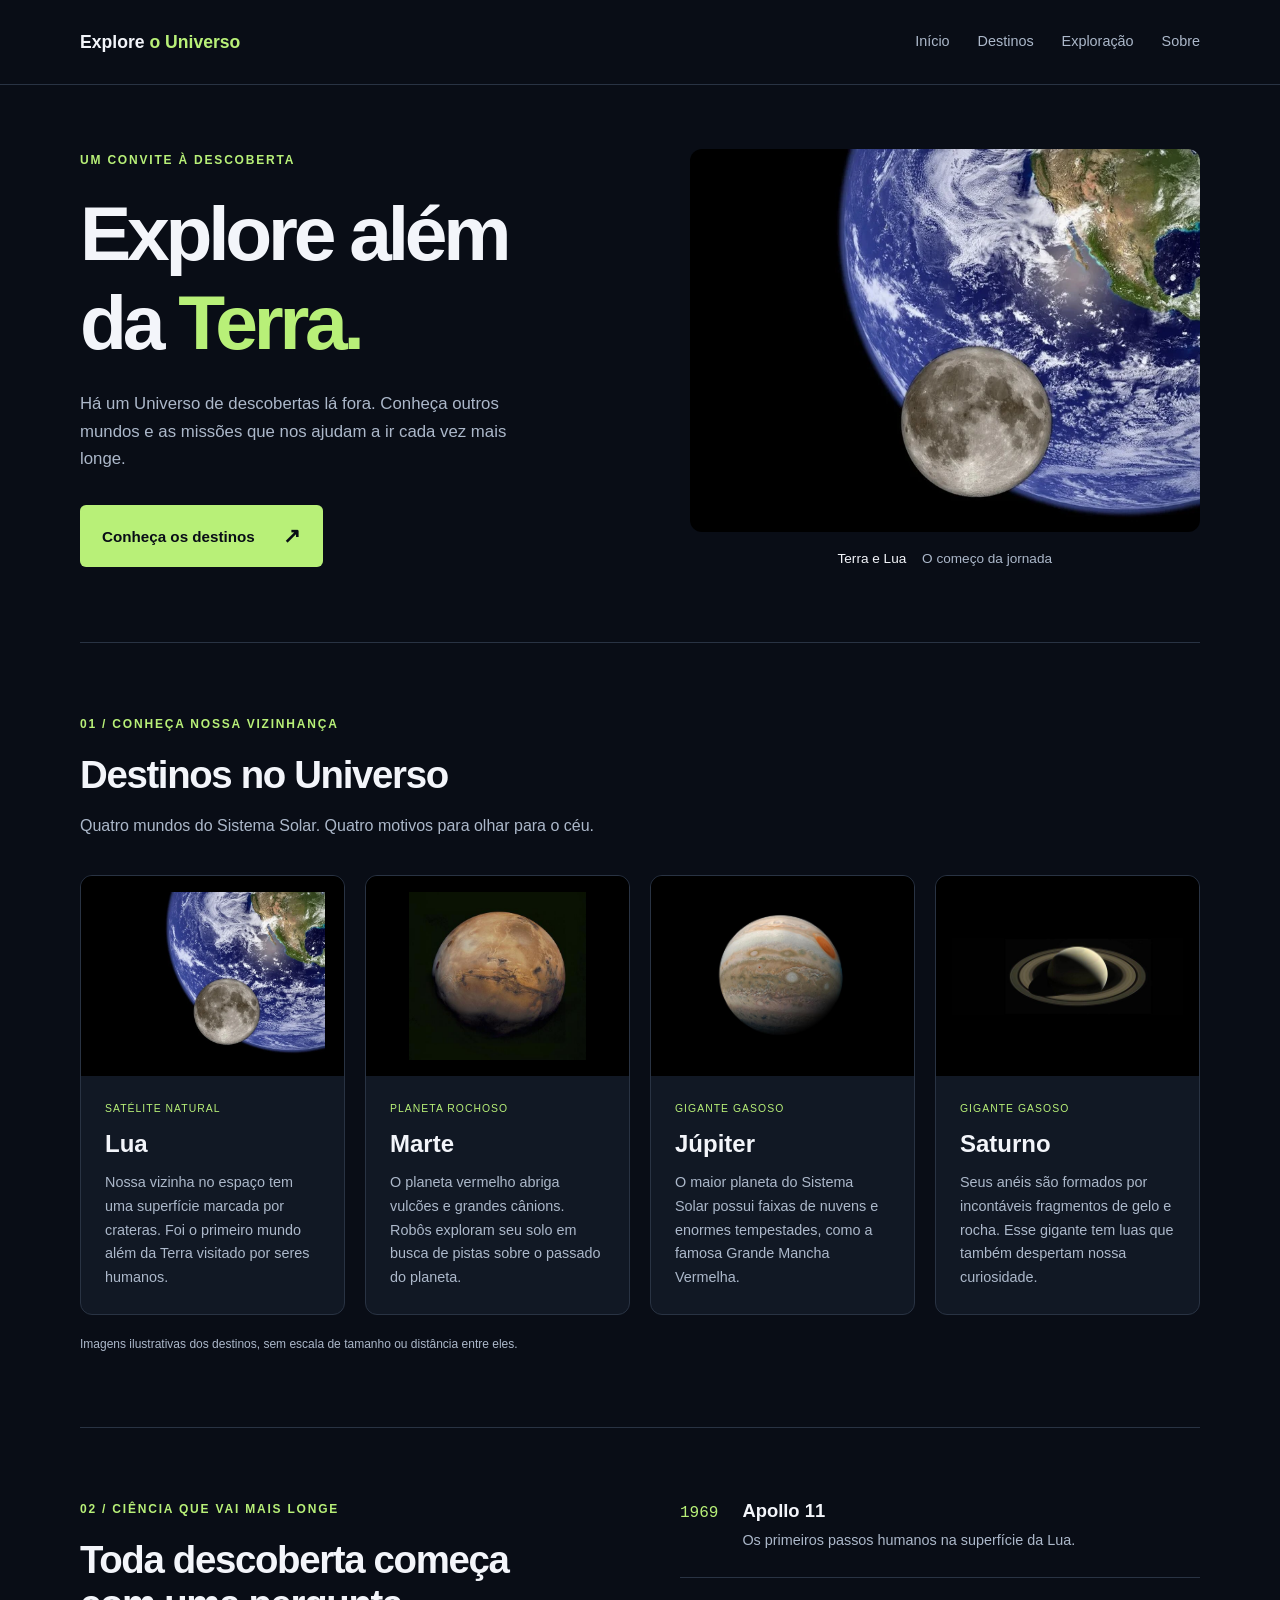
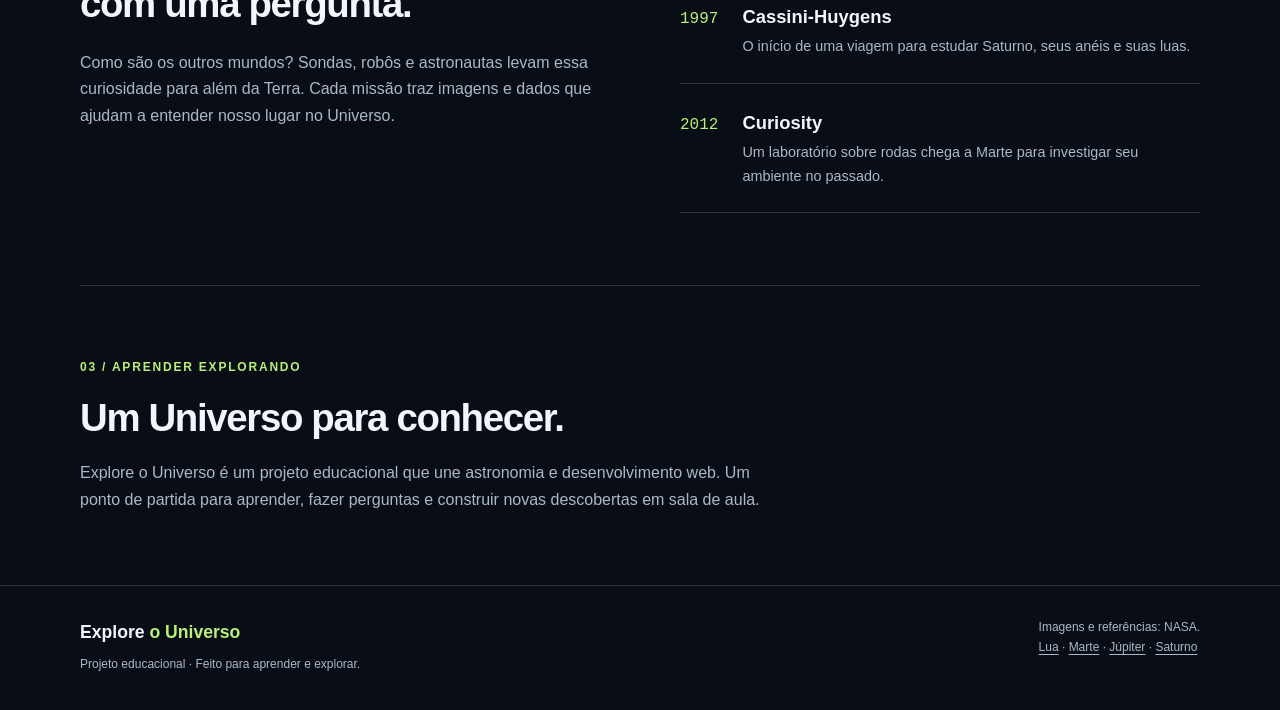
<file: index.html>
<!DOCTYPE html>
<html lang="pt-BR">
<head>
  <meta charset="UTF-8">
  <meta name="viewport" content="width=device-width, initial-scale=1.0">
  <meta name="description" content="Conheça a Lua, Marte, Júpiter e Saturno e descubra um pouco da história da exploração espacial.">
  <title>Explore o Universo</title>
  <link rel="stylesheet" href="css/estilos.css">
</head>
<body>
  <header class="cabecalho">
    <div class="container cabecalho-conteudo">
      <h1 class="marca"><a href="#inicio">Explore <span>o Universo</span></a></h1>
      <nav aria-label="Navegação principal">
        <ul class="menu">
          <li><a href="#inicio">Início</a></li>
          <li><a href="#destinos">Destinos</a></li>
          <li><a href="#exploracao">Exploração</a></li>
          <li><a href="#sobre">Sobre</a></li>
        </ul>
      </nav>
    </div>
  </header>

  <main>
    <section class="destaque container" id="inicio" aria-labelledby="titulo-destaque">
      <div class="destaque-texto">
        <p class="etiqueta">Um convite à descoberta</p>
        <h2 id="titulo-destaque">Explore além<br>da <span>Terra.</span></h2>
        <p class="introducao">Há um Universo de descobertas lá fora. Conheça outros mundos e as missões que nos ajudam a ir cada vez mais longe.</p>
        <a class="botao" href="#destinos">Conheça os destinos <span aria-hidden="true">↗</span></a>
      </div>
      <figure class="destaque-imagem">
        <img src="img/lua.webp" alt="Composição mostrando a Lua em primeiro plano e a Terra ao fundo." width="1000" height="750">
        <figcaption>Terra e Lua <span>O começo da jornada</span></figcaption>
      </figure>
    </section>

    <section class="destinos secao container" id="destinos" aria-labelledby="titulo-destinos">
      <p class="etiqueta">01 / Conheça nossa vizinhança</p>
      <h2 id="titulo-destinos">Destinos no Universo</h2>
      <p class="descricao-secao">Quatro mundos do Sistema Solar. Quatro motivos para olhar para o céu.</p>

      <div class="grade-destinos">
        <article class="card-destino">
          <img src="img/lua.webp" alt="Lua com áreas claras e escuras, em uma composição com a Terra ao fundo." width="760" height="570">
          <div class="card-conteudo">
            <p class="categoria">Satélite natural</p>
            <h3>Lua</h3>
            <p class="descricao-card">Nossa vizinha no espaço tem uma superfície marcada por crateras. Foi o primeiro mundo além da Terra visitado por seres humanos.</p>
          </div>
        </article>

        <article class="card-destino">
          <img src="img/marte.jpg" alt="Marte visto do espaço, com superfície em tons avermelhados." width="506" height="480">
          <div class="card-conteudo">
            <p class="categoria">Planeta rochoso</p>
            <h3>Marte</h3>
            <p class="descricao-card">O planeta vermelho abriga vulcões e grandes cânions. Robôs exploram seu solo em busca de pistas sobre o passado do planeta.</p>
          </div>
        </article>

        <article class="card-destino">
          <img src="img/jupiter.jpg" alt="Júpiter com faixas de nuvens e uma grande tempestade oval." width="750" height="750">
          <div class="card-conteudo">
            <p class="categoria">Gigante gasoso</p>
            <h3>Júpiter</h3>
            <p class="descricao-card">O maior planeta do Sistema Solar possui faixas de nuvens e enormes tempestades, como a famosa Grande Mancha Vermelha.</p>
          </div>
        </article>

        <article class="card-destino">
          <img src="img/saturno.jpg" alt="Saturno envolvido por seus amplos anéis, contra o fundo escuro do espaço." width="960" height="320">
          <div class="card-conteudo">
            <p class="categoria">Gigante gasoso</p>
            <h3>Saturno</h3>
            <p class="descricao-card">Seus anéis são formados por incontáveis fragmentos de gelo e rocha. Esse gigante tem luas que também despertam nossa curiosidade.</p>
          </div>
        </article>
      </div>
      <p class="nota">Imagens ilustrativas dos destinos, sem escala de tamanho ou distância entre eles.</p>
    </section>

    <section class="exploracao secao container" id="exploracao" aria-labelledby="titulo-exploracao">
      <div>
        <p class="etiqueta">02 / Ciência que vai mais longe</p>
        <h2 id="titulo-exploracao">Toda descoberta começa com uma pergunta.</h2>
        <p>Como são os outros mundos? Sondas, robôs e astronautas levam essa curiosidade para além da Terra. Cada missão traz imagens e dados que ajudam a entender nosso lugar no Universo.</p>
      </div>
      <ol class="missoes" aria-label="Marcos da exploração espacial">
        <li><span class="ano">1969</span><div><h3>Apollo 11</h3><p>Os primeiros passos humanos na superfície da Lua.</p></div></li>
        <li><span class="ano">1997</span><div><h3>Cassini-Huygens</h3><p>O início de uma viagem para estudar Saturno, seus anéis e suas luas.</p></div></li>
        <li><span class="ano">2012</span><div><h3>Curiosity</h3><p>Um laboratório sobre rodas chega a Marte para investigar seu ambiente no passado.</p></div></li>
      </ol>
    </section>

    <section class="sobre secao container" id="sobre" aria-labelledby="titulo-sobre">
      <p class="etiqueta">03 / Aprender explorando</p>
      <h2 id="titulo-sobre">Um Universo para conhecer.</h2>
      <p>Explore o Universo é um projeto educacional que une astronomia e desenvolvimento web. Um ponto de partida para aprender, fazer perguntas e construir novas descobertas em sala de aula.</p>
    </section>
  </main>

  <footer class="rodape">
    <div class="container rodape-conteudo">
      <div><p class="marca">Explore <span>o Universo</span></p><p class="texto-rodape">Projeto educacional · Feito para aprender e explorar.</p></div>
      <p class="creditos">Imagens e referências: NASA.<br>
        <a href="https://science.nasa.gov/moon/">Lua</a> ·
        <a href="https://science.nasa.gov/mars/">Marte</a> ·
        <a href="https://science.nasa.gov/jupiter/">Júpiter</a> ·
        <a href="https://science.nasa.gov/saturn/">Saturno</a>
      </p>
    </div>
  </footer>
</body>
</html>
</file>
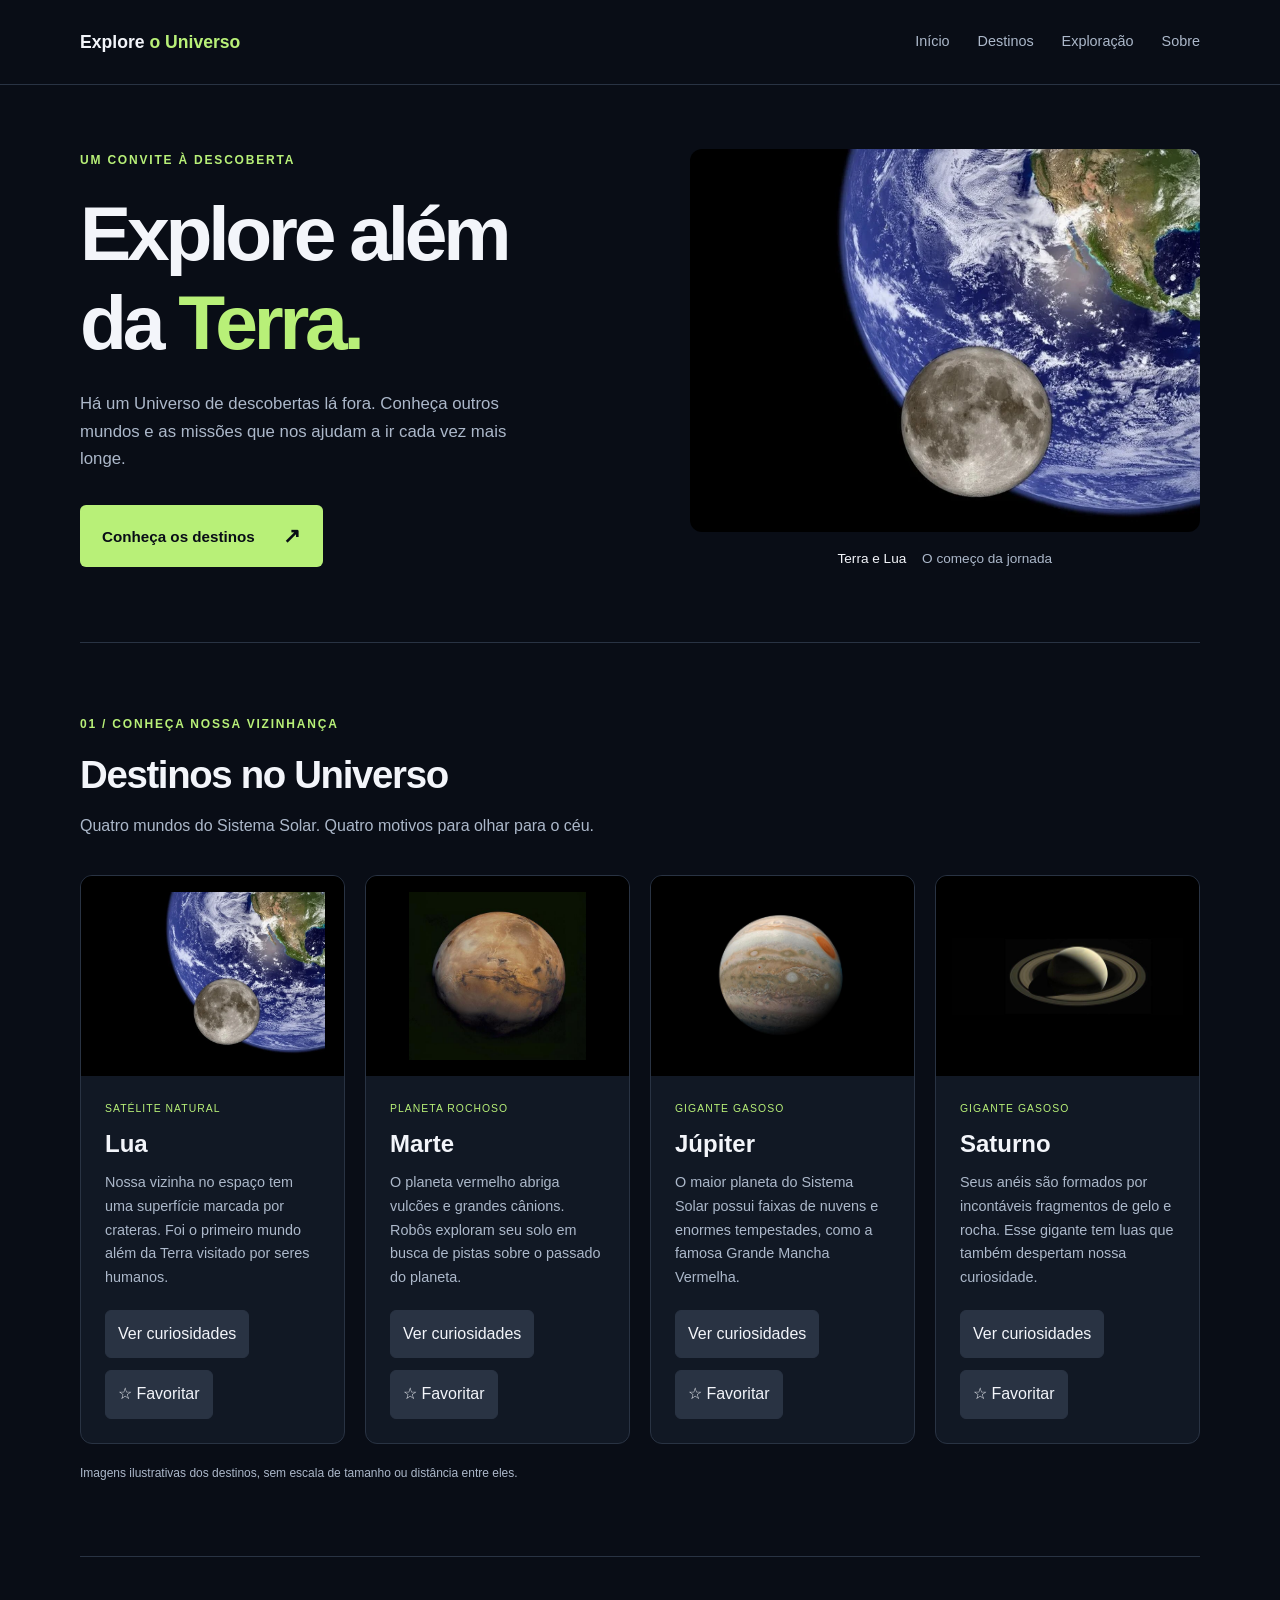
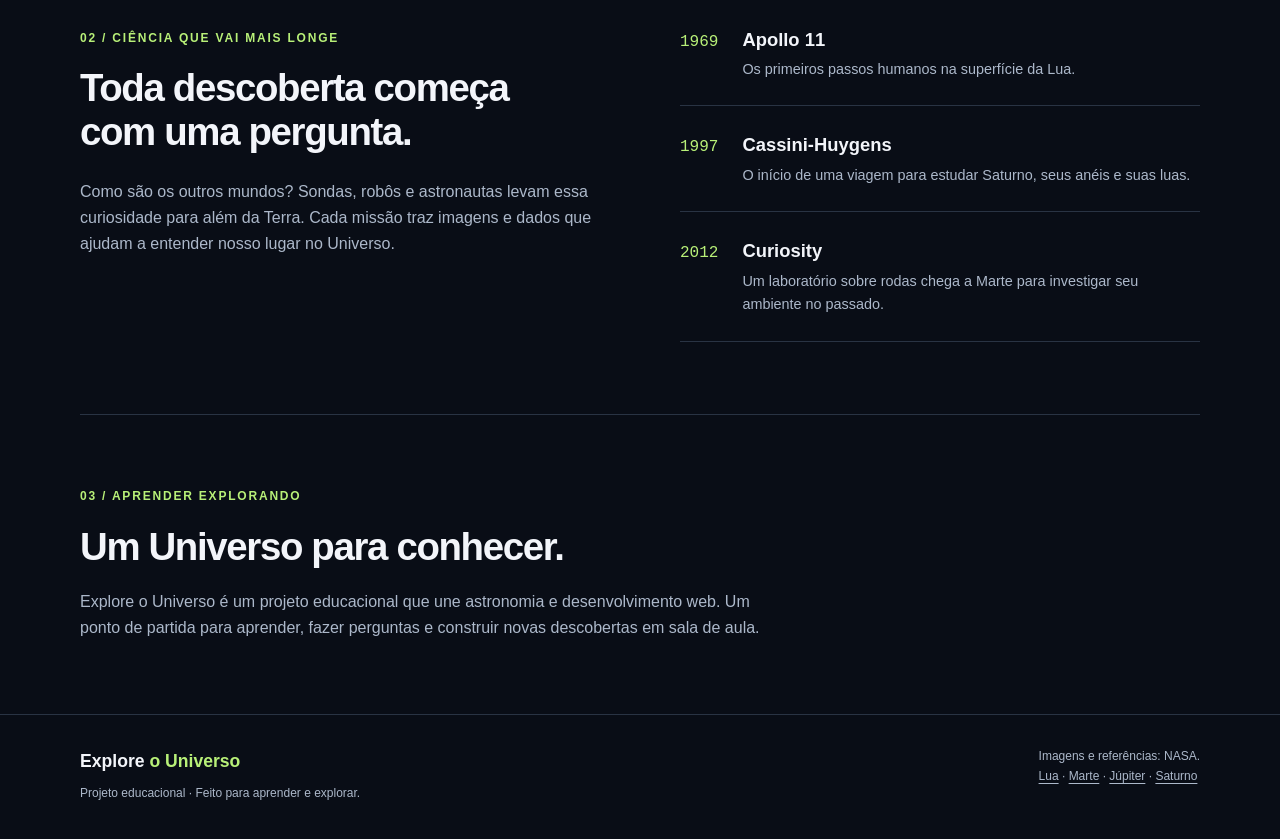
<file: versao1/index.html>
<!DOCTYPE html>
<html lang="pt-BR">

<head>
  <meta charset="UTF-8">
  <meta name="viewport" content="width=device-width, initial-scale=1.0">
  <meta name="description"
    content="Conheça a Lua, Marte, Júpiter e Saturno e descubra um pouco da história da exploração espacial.">
  <title>Explore o Universo</title>
  <link rel="stylesheet" href="css/estilos.css">
</head>

<body>
  <header class="cabecalho">
    <div class="container cabecalho-conteudo">
      <h1 class="marca"><a href="#inicio">Explore <span>o Universo</span></a></h1>
      <nav aria-label="Navegação principal">
        <ul class="menu">
          <li><a href="#inicio">Início</a></li>
          <li><a href="#destinos">Destinos</a></li>
          <li><a href="#exploracao">Exploração</a></li>
          <li><a href="#sobre">Sobre</a></li>
        </ul>
      </nav>
    </div>
  </header>

  <main>
    <section class="destaque container" id="inicio" aria-labelledby="titulo-destaque">
      <div class="destaque-texto">
        <p class="etiqueta">Um convite à descoberta</p>
        <h2 id="titulo-destaque">Explore além<br>da <span>Terra.</span></h2>
        <p class="introducao">Há um Universo de descobertas lá fora. Conheça outros mundos e as missões que nos ajudam a
          ir cada vez mais longe.</p>
        <a class="botao" href="#destinos">Conheça os destinos <span aria-hidden="true">↗</span></a>
      </div>
      <figure class="destaque-imagem">
        <img src="img/lua.webp" alt="Composição mostrando a Lua em primeiro plano e a Terra ao fundo." width="1000"
          height="750">
        <figcaption>Terra e Lua <span>O começo da jornada</span></figcaption>
      </figure>
    </section>

    <section class="destinos secao container" id="destinos" aria-labelledby="titulo-destinos">
      <p class="etiqueta">01 / Conheça nossa vizinhança</p>
      <h2 id="titulo-destinos">Destinos no Universo</h2>
      <p class="descricao-secao">Quatro mundos do Sistema Solar. Quatro motivos para olhar para o céu.</p>

      <div class="grade-destinos">
        <article class="card-destino">
          <img src="img/lua.webp" alt="Lua com áreas claras e escuras, em uma composição com a Terra ao fundo."
            width="760" height="570">
          <div class="card-conteudo">
            <p class="categoria">Satélite natural</p>
            <h3>Lua</h3>
            <p class="descricao-card">Nossa vizinha no espaço tem uma superfície marcada por crateras. Foi o primeiro
              mundo além da Terra visitado por seres humanos.</p>
            <!--Atributos aria-*
          Recursos importantes para sinalizar/avisar ferramentas/tecnologias de acessibilidade sobre diferentes estados dos elementos da página -->
            <div class="acoes-card">
              <button type="button" class="botao-curiosidade" aria-expanded="false" aria-controls="curiosidade-lua">
                Ver curiosidades
              </button>
              <button type="button" class="botao-favorito" aria-pressed="false">
                ☆ Favoritar
              </button>
            </div>

            <p class="curiosidade" id="curiosidade-lua" hidden>A Lua leva aproximadamente 27 dias para dar uma volta ao redor
              da Terra.</p>

          </div>
        </article>

        <article class="card-destino">
          <img src="img/marte.jpg" alt="Marte visto do espaço, com superfície em tons avermelhados." width="506"
            height="480">
          <div class="card-conteudo">
            <p class="categoria">Planeta rochoso</p>
            <h3>Marte</h3>
            <p class="descricao-card">O planeta vermelho abriga vulcões e grandes cânions. Robôs exploram seu solo em
              busca de pistas sobre o passado do planeta.</p>
            <div class="acoes-card">
              <button type="button" class="botao-curiosidade" aria-expanded="false" aria-controls="curiosidade-marte">
                Ver curiosidades
              </button>
              <button type="button" class="botao-favorito" aria-pressed="false">
                ☆ Favoritar
              </button>
            </div>

            <p class="curiosidade" id="curiosidade-marte" hidden>Um dia em Marte dura cerca de 24 horas e 40 minutos.
            </p>

          </div>
        </article>

        <article class="card-destino">
          <img src="img/jupiter.jpg" alt="Júpiter com faixas de nuvens e uma grande tempestade oval." width="750"
            height="750">
          <div class="card-conteudo">
            <p class="categoria">Gigante gasoso</p>
            <h3>Júpiter</h3>
            <p class="descricao-card">O maior planeta do Sistema Solar possui faixas de nuvens e enormes tempestades,
              como a famosa Grande Mancha Vermelha.</p>
            <div class="acoes-card">
              <button type="button" class="botao-curiosidade" aria-expanded="false" aria-controls="curiosidade-jupiter">
                Ver curiosidades
              </button>
              <button type="button" class="botao-favorito" aria-pressed="false">
                ☆ Favoritar
              </button>
            </div>

            <p class="curiosidade" id="curiosidade-jupiter" hidden>Júpiter leva cerca de 12 anos terrestres para completar uma
              volta ao redor do Sol.</p>

          </div>
        </article>

        <article class="card-destino">
          <img src="img/saturno.jpg" alt="Saturno envolvido por seus amplos anéis, contra o fundo escuro do espaço."
            width="960" height="320">
          <div class="card-conteudo">
            <p class="categoria">Gigante gasoso</p>
            <h3>Saturno</h3>
            <p class="descricao-card">Seus anéis são formados por incontáveis fragmentos de gelo e rocha. Esse gigante
              tem luas que também despertam nossa curiosidade.</p>
            <div class="acoes-card">
              <button type="button" class="botao-curiosidade" aria-expanded="false" aria-controls="curiosidade-saturno">
                Ver curiosidades
              </button>
              <button type="button" class="botao-favorito" aria-pressed="false">
                ☆ Favoritar
              </button>
            </div>

            <p class="curiosidade" id="curiosedade-saturno" hidden>Saturno leva aproximadamente 29 anos terrestres para
              completar uma volta ao redor do Sol.</p>

          </div>
        </article>
      </div>
      <p class="nota">Imagens ilustrativas dos destinos, sem escala de tamanho ou distância entre eles.</p>
    </section>

    <section class="exploracao secao container" id="exploracao" aria-labelledby="titulo-exploracao">
      <div>
        <p class="etiqueta">02 / Ciência que vai mais longe</p>
        <h2 id="titulo-exploracao">Toda descoberta começa com uma pergunta.</h2>
        <p>Como são os outros mundos? Sondas, robôs e astronautas levam essa curiosidade para além da Terra. Cada missão
          traz imagens e dados que ajudam a entender nosso lugar no Universo.</p>
      </div>
      <ol class="missoes" aria-label="Marcos da exploração espacial">
        <li><span class="ano">1969</span>
          <div>
            <h3>Apollo 11</h3>
            <p>Os primeiros passos humanos na superfície da Lua.</p>
          </div>
        </li>
        <li><span class="ano">1997</span>
          <div>
            <h3>Cassini-Huygens</h3>
            <p>O início de uma viagem para estudar Saturno, seus anéis e suas luas.</p>
          </div>
        </li>
        <li><span class="ano">2012</span>
          <div>
            <h3>Curiosity</h3>
            <p>Um laboratório sobre rodas chega a Marte para investigar seu ambiente no passado.</p>
          </div>
        </li>
      </ol>
    </section>

    <section class="sobre secao container" id="sobre" aria-labelledby="titulo-sobre">
      <p class="etiqueta">03 / Aprender explorando</p>
      <h2 id="titulo-sobre">Um Universo para conhecer.</h2>
      <p>Explore o Universo é um projeto educacional que une astronomia e desenvolvimento web. Um ponto de partida para
        aprender, fazer perguntas e construir novas descobertas em sala de aula.</p>
    </section>
  </main>

  <footer class="rodape">
    <div class="container rodape-conteudo">
      <div>
        <p class="marca">Explore <span>o Universo</span></p>
        <p class="texto-rodape">Projeto educacional · Feito para aprender e explorar.</p>
      </div>
      <p class="creditos">Imagens e referências: NASA.<br>
        <a href="https://science.nasa.gov/moon/">Lua</a> ·
        <a href="https://science.nasa.gov/mars/">Marte</a> ·
        <a href="https://science.nasa.gov/jupiter/">Júpiter</a> ·
        <a href="https://science.nasa.gov/saturn/">Saturno</a>
      </p>
    </div>
  </footer>

  <script src="js/script.js"></script>

</body>

</html>
</file>
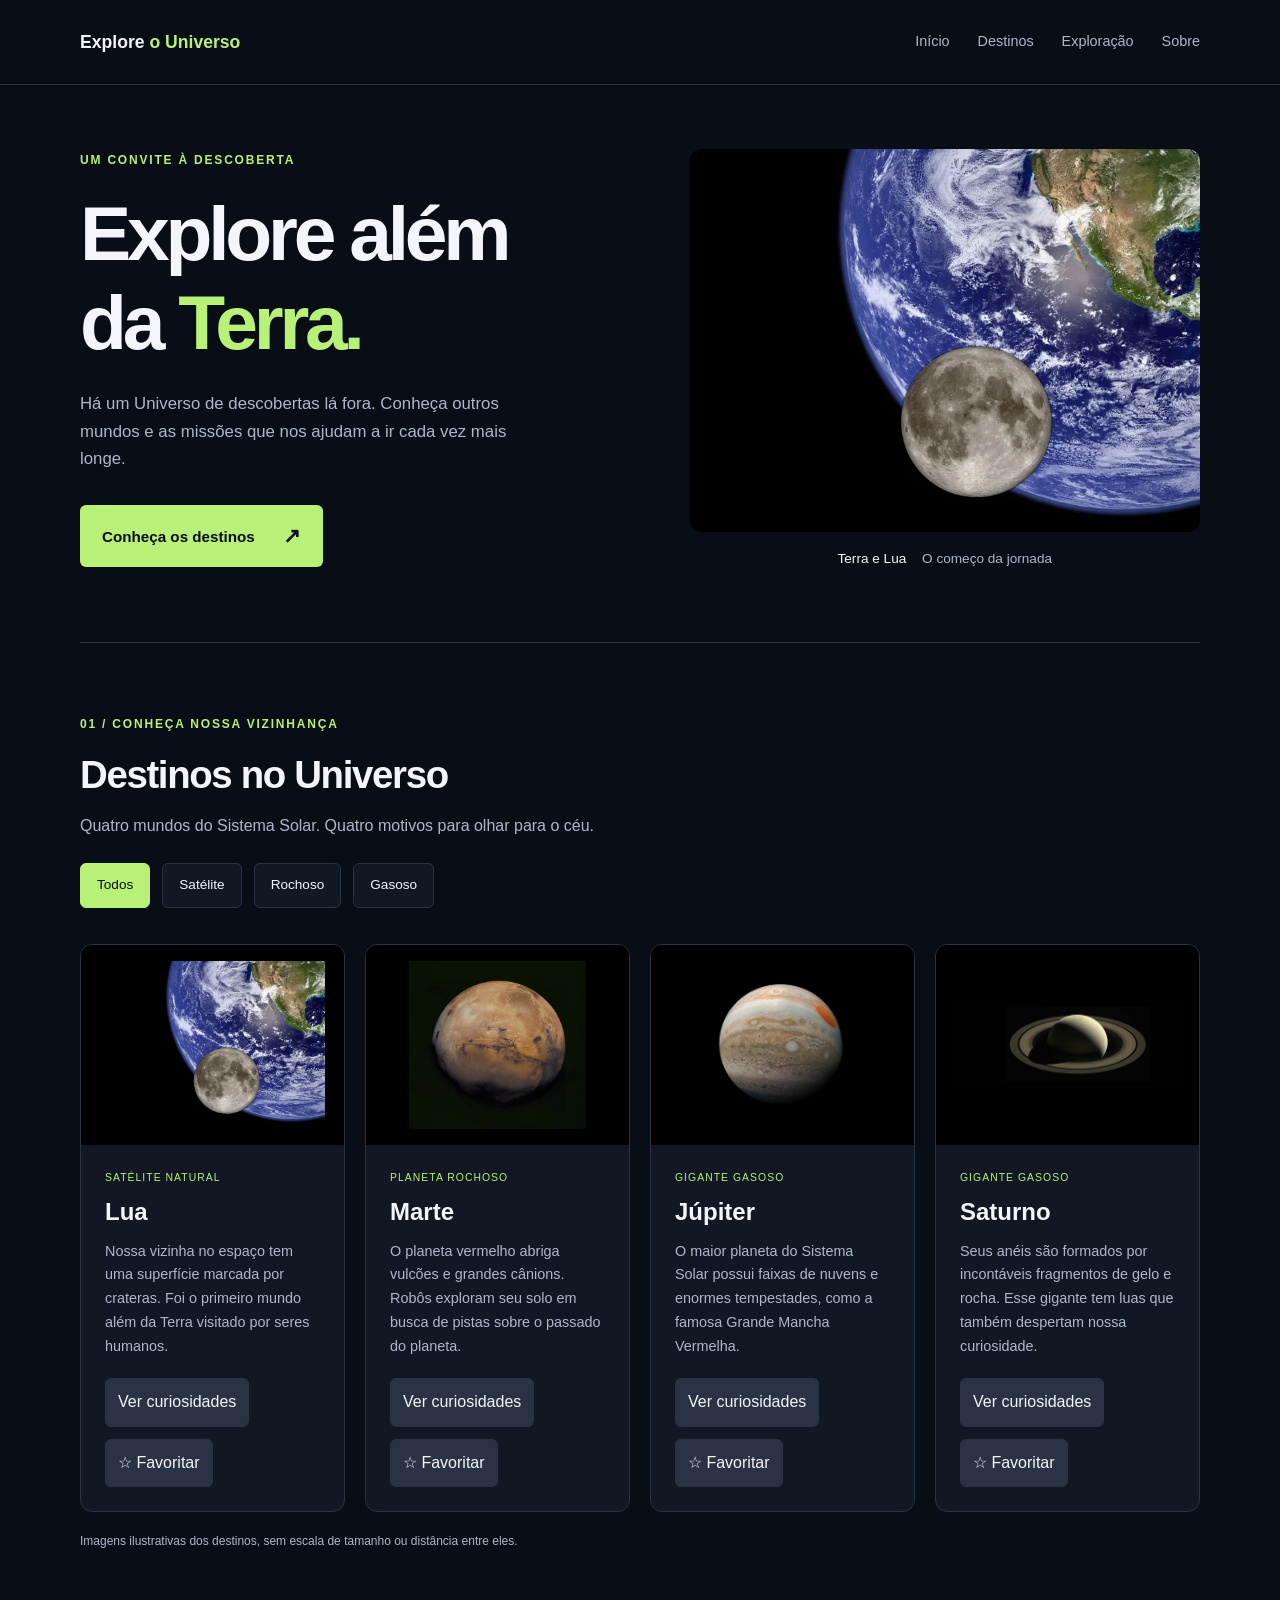
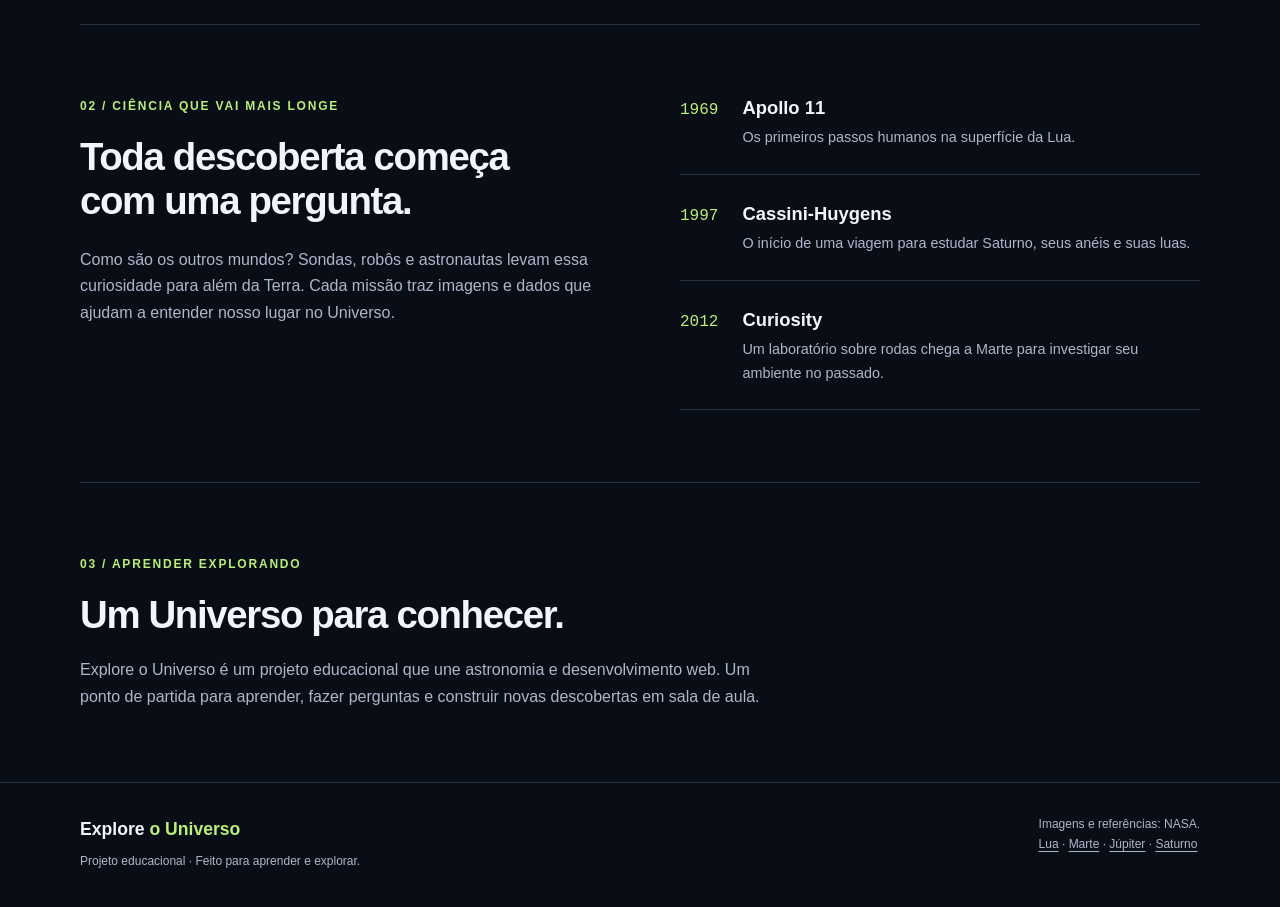
<file: versao2/index.html>
<!DOCTYPE html>
<html lang="pt-BR">

<head>
  <meta charset="UTF-8">
  <meta name="viewport" content="width=device-width, initial-scale=1.0">
  <meta name="description"
    content="Conheça a Lua, Marte, Júpiter e Saturno e descubra um pouco da história da exploração espacial.">
  <title>Explore o Universo</title>
  <link rel="stylesheet" href="css/estilos.css">
</head>

<body>
  <header class="cabecalho">
    <div class="container cabecalho-conteudo">
      <h1 class="marca"><a href="#inicio">Explore <span>o Universo</span></a></h1>
      <nav aria-label="Navegação principal">
        <ul class="menu">
          <li><a href="#inicio">Início</a></li>
          <li><a href="#destinos">Destinos</a></li>
          <li><a href="#exploracao">Exploração</a></li>
          <li><a href="#sobre">Sobre</a></li>
        </ul>
      </nav>
    </div>
  </header>

  <main>
    <section class="destaque container" id="inicio" aria-labelledby="titulo-destaque">
      <div class="destaque-texto">
        <p class="etiqueta">Um convite à descoberta</p>
        <h2 id="titulo-destaque">Explore além<br>da <span>Terra.</span></h2>
        <p class="introducao">Há um Universo de descobertas lá fora. Conheça outros mundos e as missões que nos ajudam a
          ir cada vez mais longe.</p>
        <a class="botao" href="#destinos">Conheça os destinos <span aria-hidden="true">↗</span></a>
      </div>
      <figure class="destaque-imagem">
        <img src="img/lua.webp" alt="Composição mostrando a Lua em primeiro plano e a Terra ao fundo." width="1000"
          height="750">
        <figcaption>Terra e Lua <span>O começo da jornada</span></figcaption>
      </figure>
    </section>

    <section class="destinos secao container" id="destinos" aria-labelledby="titulo-destinos">
      <p class="etiqueta">01 / Conheça nossa vizinhança</p>
      <h2 id="titulo-destinos">Destinos no Universo</h2>
      <p class="descricao-secao">Quatro mundos do Sistema Solar. Quatro motivos para olhar para o céu.</p>


    <!--Div com o papel de um grupo de botões-->
    <!-- usamos o aria-label para descrever a finalidade desse grupo de botões-->
      <div class="filtros-destinos" role="group" aria-label="Filtar destinos por categoria"> 
        <button data-filtro="todos" type="button" class="filtro-ativo" aria-pressed="true">Todos</button>
        <button data-filtro="satelite" type="button" aria-pressed="false">Satélite</button>
        <button data-filtro="rochoso" type="button" aria-pressed="false">Rochoso</button>
        <button data-filtro="gasoso" type="button" aria-pressed="false">Gasoso</button>
      </div>

      <div class="grade-destinos">
        <article class="card-destino" data-categoria="satelite">
          <img src="img/lua.webp" alt="Lua com áreas claras e escuras, em uma composição com a Terra ao fundo."
            width="760" height="570">
          <div class="card-conteudo">
            <p class="categoria">Satélite natural</p>
            <h3>Lua</h3>
            <p class="descricao-card">Nossa vizinha no espaço tem uma superfície marcada por crateras. Foi o primeiro
              mundo além da Terra visitado por seres humanos.</p>
            <!--Atributos aria-*
          Recursos importantes para sinalizar/avisar ferramentas/tecnologias de acessibilidade sobre diferentes estados dos elementos da página -->
            <div class="acoes-card">
              <button type="button" class="botao-curiosidade" aria-expanded="false" aria-controls="curiosidade-lua">
                Ver curiosidades
              </button>
              <button type="button" class="botao-favorito" aria-pressed="false">
                ☆ Favoritar
              </button>
            </div>

            <p class="curiosidade" id="curiosidade-lua" hidden>A Lua leva aproximadamente 27 dias para dar uma volta ao redor
              da Terra.</p>

          </div>
        </article>

        <article class="card-destino" data-categoria="rochoso">
          <img src="img/marte.jpg" alt="Marte visto do espaço, com superfície em tons avermelhados." width="506"
            height="480">
          <div class="card-conteudo">
            <p class="categoria">Planeta rochoso</p>
            <h3>Marte</h3>
            <p class="descricao-card">O planeta vermelho abriga vulcões e grandes cânions. Robôs exploram seu solo em
              busca de pistas sobre o passado do planeta.</p>
            <div class="acoes-card">
              <button type="button" class="botao-curiosidade" aria-expanded="false" aria-controls="curiosidade-marte">
                Ver curiosidades
              </button>
              <button type="button" class="botao-favorito" aria-pressed="false">
                ☆ Favoritar
              </button>
            </div>

            <p class="curiosidade" id="curiosidade-marte" hidden>Um dia em Marte dura cerca de 24 horas e 40 minutos.
            </p>

          </div>
        </article>

        <article class="card-destino" data-categoria="gasoso">
          <img src="img/jupiter.jpg" alt="Júpiter com faixas de nuvens e uma grande tempestade oval." width="750"
            height="750">
          <div class="card-conteudo">
            <p class="categoria">Gigante gasoso</p>
            <h3>Júpiter</h3>
            <p class="descricao-card">O maior planeta do Sistema Solar possui faixas de nuvens e enormes tempestades,
              como a famosa Grande Mancha Vermelha.</p>
            <div class="acoes-card">
              <button type="button" class="botao-curiosidade" aria-expanded="false" aria-controls="curiosidade-jupiter">
                Ver curiosidades
              </button>
              <button type="button" class="botao-favorito" aria-pressed="false">
                ☆ Favoritar
              </button>
            </div>

            <p class="curiosidade" id="curiosidade-jupiter" hidden>Júpiter leva cerca de 12 anos terrestres para completar uma
              volta ao redor do Sol.</p>

          </div>
        </article>

        <article class="card-destino" data-categoria="gasoso">
          <img src="img/saturno.jpg" alt="Saturno envolvido por seus amplos anéis, contra o fundo escuro do espaço."
            width="960" height="320">
          <div class="card-conteudo">
            <p class="categoria">Gigante gasoso</p>
            <h3>Saturno</h3>
            <p class="descricao-card">Seus anéis são formados por incontáveis fragmentos de gelo e rocha. Esse gigante
              tem luas que também despertam nossa curiosidade.</p>
            <div class="acoes-card">
              <button type="button" class="botao-curiosidade" aria-expanded="false" aria-controls="curiosidade-saturno">
                Ver curiosidades
              </button>
              <button type="button" class="botao-favorito" aria-pressed="false">
                ☆ Favoritar
              </button>
            </div>

            <p class="curiosidade" id="curiosedade-saturno" hidden>Saturno leva aproximadamente 29 anos terrestres para
              completar uma volta ao redor do Sol.</p>

          </div>
        </article>
      </div>
      <p class="nota">Imagens ilustrativas dos destinos, sem escala de tamanho ou distância entre eles.</p>
    </section>

    <section class="exploracao secao container" id="exploracao" aria-labelledby="titulo-exploracao">
      <div>
        <p class="etiqueta">02 / Ciência que vai mais longe</p>
        <h2 id="titulo-exploracao">Toda descoberta começa com uma pergunta.</h2>
        <p>Como são os outros mundos? Sondas, robôs e astronautas levam essa curiosidade para além da Terra. Cada missão
          traz imagens e dados que ajudam a entender nosso lugar no Universo.</p>
      </div>
      <ol class="missoes" aria-label="Marcos da exploração espacial">
        <li><span class="ano">1969</span>
          <div>
            <h3>Apollo 11</h3>
            <p>Os primeiros passos humanos na superfície da Lua.</p>
          </div>
        </li>
        <li><span class="ano">1997</span>
          <div>
            <h3>Cassini-Huygens</h3>
            <p>O início de uma viagem para estudar Saturno, seus anéis e suas luas.</p>
          </div>
        </li>
        <li><span class="ano">2012</span>
          <div>
            <h3>Curiosity</h3>
            <p>Um laboratório sobre rodas chega a Marte para investigar seu ambiente no passado.</p>
          </div>
        </li>
      </ol>
    </section>

    <section class="sobre secao container" id="sobre" aria-labelledby="titulo-sobre">
      <p class="etiqueta">03 / Aprender explorando</p>
      <h2 id="titulo-sobre">Um Universo para conhecer.</h2>
      <p>Explore o Universo é um projeto educacional que une astronomia e desenvolvimento web. Um ponto de partida para
        aprender, fazer perguntas e construir novas descobertas em sala de aula.</p>
    </section>
  </main>

  <footer class="rodape">
    <div class="container rodape-conteudo">
      <div>
        <p class="marca">Explore <span>o Universo</span></p>
        <p class="texto-rodape">Projeto educacional · Feito para aprender e explorar.</p>
      </div>
      <p class="creditos">Imagens e referências: NASA.<br>
        <a href="https://science.nasa.gov/moon/">Lua</a> ·
        <a href="https://science.nasa.gov/mars/">Marte</a> ·
        <a href="https://science.nasa.gov/jupiter/">Júpiter</a> ·
        <a href="https://science.nasa.gov/saturn/">Saturno</a>
      </p>
    </div>
  </footer>

  <script src="js/script.js"></script>

</body>

</html>
</file>
<file: css/estilos.css>
/* Mobile First: estilos-base para telas pequenas. */
:root {
  --fundo: #090d16;
  --superficie: #111824;
  --texto: #f3f5fa;
  --texto-suave: #acb8ca;
  --destaque: #b8f078;
  --borda: #293343;
}

html {
  scroll-behavior: smooth;
}

* {
  box-sizing: border-box;
}

body {
  margin: 0;
  background: var(--fundo);
  color: var(--texto);
  font-family: Arial, Helvetica, sans-serif;
  line-height: 1.65;
}

a {
  color: inherit;
}
img {
  display: block;
  max-width: 100%;
  height: auto;
}
h1,
h2,
h3,
p,
figure {
  margin: 0;
}
h1,
h2,
h3 {
  line-height: 1.15;
}
p {
  color: var(--texto-suave);
}
section {
  scroll-margin-top: 120px;
}

.container {
  width: min(1120px, 90%);
  margin-inline: auto;
}
.secao {
  padding-block: 48px;
}
.etiqueta {
  margin-bottom: 18px;
  color: var(--destaque);
  font-size: 0.75rem;
  font-weight: 700;
  letter-spacing: 0.15em;
  text-transform: uppercase;
}
h2 {
  font-size: clamp(1.8rem, 3vw, 2.6rem);
  letter-spacing: -0.035em;
}
.descricao-secao {
  margin-top: 16px;
}

/* Navegação: os links continuam visíveis e quebram de linha no celular. */
.cabecalho {
  position: sticky;
  top: 0;
  z-index: 10;
  border-bottom: 1px solid var(--borda);
  background: var(--fundo);
}
.cabecalho-conteudo {
  display: flex;
  justify-content: space-between;
  align-items: center;
  flex-wrap: wrap;
  gap: 12px;
  padding-block: 20px;
}
.marca {
  color: var(--texto);
  font-size: 1.1rem;
  font-weight: 700;
  text-decoration: none;
}
.marca a {
  text-decoration: none;
}
.marca span {
  color: var(--destaque);
}
.menu {
  display: flex;
  flex-wrap: wrap;
  gap: 8px 20px;
  margin: 0;
  padding: 0;
  list-style: none;
}
.menu a {
  display: inline-block;
  padding-block: 6px;
  color: var(--texto-suave);
  font-size: 0.9rem;
  text-decoration: none;
}
.menu a:hover,
.creditos a:hover {
  color: var(--destaque);
}
a:focus-visible {
  outline: 3px solid var(--destaque);
  outline-offset: 5px;
  border-radius: 3px;
}
/* Destaque: a mesma imagem local da Lua também aparece no primeiro card. */
.destaque {
  display: flex;
  flex-direction: column;
  gap: 36px;
  padding-block: 48px;
}
.destaque h2 {
  font-size: clamp(3rem, 6vw, 5.1rem);
  letter-spacing: -0.055em;
}
.destaque h2 span {
  color: var(--destaque);
}
.introducao {
  max-width: 440px;
  margin-top: 24px;
  font-size: 1.05rem;
}
.botao {
  display: inline-flex;
  align-items: center;
  gap: 28px;
  margin-top: 32px;
  padding: 14px 22px;
  border-radius: 6px;
  background: var(--destaque);
  color: var(--fundo);
  font-size: 0.95rem;
  font-weight: 700;
  text-decoration: none;
}
.botao:hover {
  background: #d0ffa0;
}
.botao span {
  font-size: 1.3rem;
}
.destaque-imagem {
  width: 85%;
  max-width: 340px;
  margin-inline: auto;
}
.destaque-imagem img {
  width: 100%;
  border-radius: 12px;
}
.destaque-imagem figcaption {
  margin-top: 16px;
  text-align: center;
  font-size: 0.85rem;
}
.destaque-imagem figcaption span {
  margin-left: 12px;
  color: var(--texto-suave);
}

/* Cards estáticos: uma estrutura igual para os quatro destinos. */
.destinos {
  border-top: 1px solid var(--borda);
}
.grade-destinos {
  display: flex;
  flex-wrap: wrap;
  gap: 20px;
  margin-top: 36px;
}
.card-destino {
  flex: 0 1 100%;
  min-width: 0;
  overflow: hidden;
  border: 1px solid var(--borda);
  border-radius: 12px;
  background: var(--superficie);
}
.card-destino > img {
  width: 100%;
  height: 240px;
  padding: 16px;
  object-fit: contain;
  background: #000;
}
.card-conteudo {
  padding: 24px;
}
.categoria {
  margin-bottom: 12px;
  color: var(--destaque);
  font-size: 0.65rem;
  letter-spacing: 0.1em;
  text-transform: uppercase;
}
.card-conteudo h3 {
  margin-bottom: 14px;
  font-size: 1.5rem;
}
.descricao-card {
  font-size: 0.9rem;
}
.nota {
  margin-top: 20px;
  font-size: 0.75rem;
}

/* Conteúdo introdutório e marcos das missões. */
.exploracao {
  display: flex;
  flex-direction: column;
  gap: 36px;
  border-top: 1px solid var(--borda);
}
.exploracao h2 {
  max-width: 450px;
  margin-bottom: 24px;
}
.missoes {
  display: flex;
  flex-direction: column;
  gap: 28px;
  margin: 0;
  padding: 0;
  list-style: none;
}
.missoes li {
  display: flex;
  align-items: baseline;
  gap: 24px;
  border-bottom: 1px solid var(--borda);
  padding-bottom: 24px;
}
.ano {
  color: var(--destaque);
  font-family: monospace;
  font-size: 1rem;
}
.missoes h3 {
  margin-bottom: 8px;
  font-size: 1.15rem;
}
.missoes p {
  font-size: 0.9rem;
}
.sobre {
  border-top: 1px solid var(--borda);
}
.sobre > p:last-child {
  max-width: 710px;
  margin-top: 20px;
}
.rodape {
  border-top: 1px solid var(--borda);
  padding-block: 32px;
}
.rodape-conteudo {
  display: flex;
  justify-content: space-between;
  flex-wrap: wrap;
  gap: 24px;
}
.texto-rodape,
.creditos {
  font-size: 0.75rem;
}
.rodape .marca {
  margin-bottom: 8px;
}
.creditos a {
  text-underline-offset: 3px;
}

/* Tablet: duas colunas, descontando o espaço entre os cards. */
@media (min-width: 600px) {
  .cabecalho-conteudo {
    gap: 20px;
    padding-block: 24px;
  }
  .menu {
    gap: 12px 28px;
  }
  .secao {
    padding-block: 72px;
  }
  .destaque {
    flex-direction: row;
    align-items: center;
    gap: 24px;
    padding-block: 64px 72px;
  }
  .destaque-texto {
    flex: 1.1;
    min-width: 0;
  }
  .destaque-imagem {
    flex: 1;
    min-width: 0;
    width: auto;
    max-width: none;
    margin-inline: 0;
  }
  .card-destino {
    flex-basis: calc((100% - 20px) / 2);
  }
  .card-destino > img {
    height: 200px;
  }
  .exploracao {
    flex-direction: row;
  }
  .exploracao > div,
  .exploracao > .missoes {
    flex: 1;
    min-width: 0;
  }
}

/* Computador: quatro cards por linha e mais espaço entre os blocos. */
@media (min-width: 951px) {
  .card-destino {
    flex-basis: calc((100% - 60px) / 4);
  }
  .destaque {
    gap: 48px;
  }
  .exploracao {
    gap: 80px;
  }
}


/* Acessibilidade: respeita a preferência do usuário por menos movimento. */
@media (prefers-reduced-motion: reduce) {
  html {
    scroll-behavior: auto;
  }
}
</file>
<file: versao1/css/estilos.css>
/* Mobile First: estilos-base para telas pequenas. */
:root {
  --fundo: #090d16;
  --superficie: #111824;
  --texto: #f3f5fa;
  --texto-suave: #acb8ca;
  --destaque: #b8f078;
  --borda: #293343;
}

html {
  scroll-behavior: smooth;
}

* {
  box-sizing: border-box;
}

body {
  margin: 0;
  background: var(--fundo);
  color: var(--texto);
  font-family: Arial, Helvetica, sans-serif;
  line-height: 1.65;
}

a {
  color: inherit;
}
img {
  display: block;
  max-width: 100%;
  height: auto;
}
h1,
h2,
h3,
p,
figure {
  margin: 0;
}
h1,
h2,
h3 {
  line-height: 1.15;
}
p {
  color: var(--texto-suave);
}
section {
  scroll-margin-top: 120px;
}

.container {
  width: min(1120px, 90%);
  margin-inline: auto;
}
.secao {
  padding-block: 48px;
}
.etiqueta {
  margin-bottom: 18px;
  color: var(--destaque);
  font-size: 0.75rem;
  font-weight: 700;
  letter-spacing: 0.15em;
  text-transform: uppercase;
}
h2 {
  font-size: clamp(1.8rem, 3vw, 2.6rem);
  letter-spacing: -0.035em;
}
.descricao-secao {
  margin-top: 16px;
}

/* Navegação: os links continuam visíveis e quebram de linha no celular. */
.cabecalho {
  position: sticky;
  top: 0;
  z-index: 10;
  border-bottom: 1px solid var(--borda);
  background: var(--fundo);
}
.cabecalho-conteudo {
  display: flex;
  justify-content: space-between;
  align-items: center;
  flex-wrap: wrap;
  gap: 12px;
  padding-block: 20px;
}
.marca {
  color: var(--texto);
  font-size: 1.1rem;
  font-weight: 700;
  text-decoration: none;
}
.marca a {
  text-decoration: none;
}
.marca span {
  color: var(--destaque);
}
.menu {
  display: flex;
  flex-wrap: wrap;
  gap: 8px 20px;
  margin: 0;
  padding: 0;
  list-style: none;
}
.menu a {
  display: inline-block;
  padding-block: 6px;
  color: var(--texto-suave);
  font-size: 0.9rem;
  text-decoration: none;
}
.menu a:hover,
.creditos a:hover {
  color: var(--destaque);
}
a:focus-visible, button:focus-visible{
  outline: 3px solid var(--destaque);
  outline-offset: 5px;
  border-radius: 3px;
}




/* Destaque: a mesma imagem local da Lua também aparece no primeiro card. */
.destaque {
  display: flex;
  flex-direction: column;
  gap: 36px;
  padding-block: 48px;
}
.destaque h2 {
  font-size: clamp(3rem, 6vw, 5.1rem);
  letter-spacing: -0.055em;
}
.destaque h2 span {
  color: var(--destaque);
}
.introducao {
  max-width: 440px;
  margin-top: 24px;
  font-size: 1.05rem;
}
.botao {
  display: inline-flex;
  align-items: center;
  gap: 28px;
  margin-top: 32px;
  padding: 14px 22px;
  border-radius: 6px;
  background: var(--destaque);
  color: var(--fundo);
  font-size: 0.95rem;
  font-weight: 700;
  text-decoration: none;
}
.botao:hover {
  background: #d0ffa0;
}
.botao span {
  font-size: 1.3rem;
}
.destaque-imagem {
  width: 85%;
  max-width: 340px;
  margin-inline: auto;
}
.destaque-imagem img {
  width: 100%;
  border-radius: 12px;
}
.destaque-imagem figcaption {
  margin-top: 16px;
  text-align: center;
  font-size: 0.85rem;
}
.destaque-imagem figcaption span {
  margin-left: 12px;
  color: var(--texto-suave);
}

/* Cards estáticos: uma estrutura igual para os quatro destinos. */
.destinos {
  border-top: 1px solid var(--borda);
}
.grade-destinos {
  display: flex;
  flex-wrap: wrap;
  gap: 20px;
  margin-top: 36px;
}
.card-destino {
  flex: 0 1 100%;
  min-width: 0;
  overflow: hidden;
  border: 1px solid var(--borda);
  border-radius: 12px;
  background: var(--superficie);
}
.card-destino > img {
  width: 100%;
  height: 240px;
  padding: 16px;
  object-fit: contain;
  background: #000;
}
.card-conteudo {
  padding: 24px;
}
.categoria {
  margin-bottom: 12px;
  color: var(--destaque);
  font-size: 0.65rem;
  letter-spacing: 0.1em;
  text-transform: uppercase;
}
.card-conteudo h3 {
  margin-bottom: 14px;
  font-size: 1.5rem;
}

.descricao-card, .curiosidade {
  font-size: 0.9rem;
}

.acoes-card {
  display: flex;
  flex-wrap: wrap;
  gap: 12px;
  margin-top: 20px;
}

.acoes-card button {
  padding: 10px 12px;
  min-height: 44px;
  border: solid 1px var(--borda);
  border-radius: 6px;
  background: var(--fundo);
  color: var(--texto);
  font-size: 0.85rem;
  cursor: pointer;
  font: inherit;
}

.acoes-card button {
  background: var(--borda);
}

.curiosidade {
  margin-top: 20px;
  padding-top: 20px;
  border-top: 1px solid var(--borda)
}

.card-destino.favoritado {
  border-color: var(--destaque);
}

.favoritado .botao-favoritado {
  border-color: var(--destaque);
  background: var(--fundo);
  color: var(--destaque);
}

.nota {
  margin-top: 20px;
  font-size: 0.75rem;
}

/* Conteúdo introdutório e marcos das missões. */
.exploracao {
  display: flex;
  flex-direction: column;
  gap: 36px;
  border-top: 1px solid var(--borda);
}
.exploracao h2 {
  max-width: 450px;
  margin-bottom: 24px;
}
.missoes {
  display: flex;
  flex-direction: column;
  gap: 28px;
  margin: 0;
  padding: 0;
  list-style: none;
}
.missoes li {
  display: flex;
  align-items: baseline;
  gap: 24px;
  border-bottom: 1px solid var(--borda);
  padding-bottom: 24px;
}
.ano {
  color: var(--destaque);
  font-family: monospace;
  font-size: 1rem;
}
.missoes h3 {
  margin-bottom: 8px;
  font-size: 1.15rem;
}
.missoes p {
  font-size: 0.9rem;
}
.sobre {
  border-top: 1px solid var(--borda);
}
.sobre > p:last-child {
  max-width: 710px;
  margin-top: 20px;
}
.rodape {
  border-top: 1px solid var(--borda);
  padding-block: 32px;
}
.rodape-conteudo {
  display: flex;
  justify-content: space-between;
  flex-wrap: wrap;
  gap: 24px;
}
.texto-rodape,
.creditos {
  font-size: 0.75rem;
}
.rodape .marca {
  margin-bottom: 8px;
}
.creditos a {
  text-underline-offset: 3px;
}

/* Tablet: duas colunas, descontando o espaço entre os cards. */
@media (min-width: 600px) {
  .cabecalho-conteudo {
    gap: 20px;
    padding-block: 24px;
  }
  .menu {
    gap: 12px 28px;
  }
  .secao {
    padding-block: 72px;
  }
  .destaque {
    flex-direction: row;
    align-items: center;
    gap: 24px;
    padding-block: 64px 72px;
  }
  .destaque-texto {
    flex: 1.1;
    min-width: 0;
  }
  .destaque-imagem {
    flex: 1;
    min-width: 0;
    width: auto;
    max-width: none;
    margin-inline: 0;
  }
  .card-destino {
    flex-basis: calc((100% - 20px) / 2);
  }
  .card-destino > img {
    height: 200px;
  }
  .exploracao {
    flex-direction: row;
  }
  .exploracao > div,
  .exploracao > .missoes {
    flex: 1;
    min-width: 0;
  }
}

/* Computador: quatro cards por linha e mais espaço entre os blocos. */
@media (min-width: 951px) {
  .card-destino {
    flex-basis: calc((100% - 60px) / 4);
  }
  .destaque {
    gap: 48px;
  }
  .exploracao {
    gap: 80px;
  }
}


/* Acessibilidade: respeita a preferência do usuário por menos movimento. */
@media (prefers-reduced-motion: reduce) {
  html {
    scroll-behavior: auto;
  }
}
</file>
<file: versao2/css/estilos.css>
/* Mobile First: estilos-base para telas pequenas. */
:root {
  --fundo: #090d16;
  --superficie: #111824;
  --texto: #f3f5fa;
  --texto-suave: #acb8ca;
  --destaque: #b8f078;
  --borda: #293343;
}

html {
  scroll-behavior: smooth;
}

* {
  box-sizing: border-box;
}

body {
  margin: 0;
  background: var(--fundo);
  color: var(--texto);
  font-family: Arial, Helvetica, sans-serif;
  line-height: 1.65;
}

a {
  color: inherit;
}
img {
  display: block;
  max-width: 100%;
  height: auto;
}
h1,
h2,
h3,
p,
figure {
  margin: 0;
}
h1,
h2,
h3 {
  line-height: 1.15;
}
p {
  color: var(--texto-suave);
}
section {
  scroll-margin-top: 120px;
}

.container {
  width: min(1120px, 90%);
  margin-inline: auto;
}
.secao {
  padding-block: 48px;
}
.etiqueta {
  margin-bottom: 18px;
  color: var(--destaque);
  font-size: 0.75rem;
  font-weight: 700;
  letter-spacing: 0.15em;
  text-transform: uppercase;
}
h2 {
  font-size: clamp(1.8rem, 3vw, 2.6rem);
  letter-spacing: -0.035em;
}
.descricao-secao {
  margin-top: 16px;
}

/* Navegação: os links continuam visíveis e quebram de linha no celular. */
.cabecalho {
  position: sticky;
  top: 0;
  z-index: 10;
  border-bottom: 1px solid var(--borda);
  background: var(--fundo);
}
.cabecalho-conteudo {
  display: flex;
  justify-content: space-between;
  align-items: center;
  flex-wrap: wrap;
  gap: 12px;
  padding-block: 20px;
}
.marca {
  color: var(--texto);
  font-size: 1.1rem;
  font-weight: 700;
  text-decoration: none;
}
.marca a {
  text-decoration: none;
}
.marca span {
  color: var(--destaque);
}
.menu {
  display: flex;
  flex-wrap: wrap;
  gap: 8px 20px;
  margin: 0;
  padding: 0;
  list-style: none;
}
.menu a {
  display: inline-block;
  padding-block: 6px;
  color: var(--texto-suave);
  font-size: 0.9rem;
  text-decoration: none;
}
.menu a:hover,
.creditos a:hover {
  color: var(--destaque);
}
a:focus-visible, button:focus-visible{
  outline: 3px solid var(--destaque);
  outline-offset: 5px;
  border-radius: 3px;
}




/* Destaque: a mesma imagem local da Lua também aparece no primeiro card. */
.destaque {
  display: flex;
  flex-direction: column;
  gap: 36px;
  padding-block: 48px;
}
.destaque h2 {
  font-size: clamp(3rem, 6vw, 5.1rem);
  letter-spacing: -0.055em;
}
.destaque h2 span {
  color: var(--destaque);
}
.introducao {
  max-width: 440px;
  margin-top: 24px;
  font-size: 1.05rem;
}
.botao {
  display: inline-flex;
  align-items: center;
  gap: 28px;
  margin-top: 32px;
  padding: 14px 22px;
  border-radius: 6px;
  background: var(--destaque);
  color: var(--fundo);
  font-size: 0.95rem;
  font-weight: 700;
  text-decoration: none;
}
.botao:hover {
  background: #d0ffa0;
}
.botao span {
  font-size: 1.3rem;
}
.destaque-imagem {
  width: 85%;
  max-width: 340px;
  margin-inline: auto;
}
.destaque-imagem img {
  width: 100%;
  border-radius: 12px;
}
.destaque-imagem figcaption {
  margin-top: 16px;
  text-align: center;
  font-size: 0.85rem;
}
.destaque-imagem figcaption span {
  margin-left: 12px;
  color: var(--texto-suave);
}

/* Cards estáticos: uma estrutura igual para os quatro destinos. */
.destinos {
  border-top: 1px solid var(--borda);
}
.grade-destinos {
  display: flex;
  flex-wrap: wrap;
  gap: 20px;
  margin-top: 36px;
}
.card-destino {
  flex: 0 1 100%;
  min-width: 0;
  overflow: hidden;
  border: 1px solid var(--borda);
  border-radius: 12px;
  background: var(--superficie);
}
.card-destino > img {
  width: 100%;
  height: 240px;
  padding: 16px;
  object-fit: contain;
  background: #000;
}
.card-conteudo {
  padding: 24px;
}
.categoria {
  margin-bottom: 12px;
  color: var(--destaque);
  font-size: 0.65rem;
  letter-spacing: 0.1em;
  text-transform: uppercase;
}
.card-conteudo h3 {
  margin-bottom: 14px;
  font-size: 1.5rem;
}

.descricao-card, .curiosidade {
  font-size: 0.9rem;
}

.acoes-card {
  display: flex;
  flex-wrap: wrap;
  gap: 12px;
  margin-top: 20px;
}

.acoes-card button {
  padding: 10px 12px;
  min-height: 44px;
  border: solid 1px var(--borda);
  border-radius: 6px;
  background: var(--fundo);
  color: var(--texto);
  font-size: 0.85rem;
  cursor: pointer;
  font: inherit;
}

.acoes-card button {
  background: var(--borda);
}

.curiosidade {
  margin-top: 20px;
  padding-top: 20px;
  border-top: 1px solid var(--borda)
}

.card-destino.favoritado {
  border-color: var(--destaque);
}

.favoritado .botao-favoritado {
  border-color: var(--destaque);
  background: var(--fundo);
  color: var(--destaque);
}

.nota {
  margin-top: 20px;
  font-size: 0.75rem;
}

/* Conteúdo introdutório e marcos das missões. */
.exploracao {
  display: flex;
  flex-direction: column;
  gap: 36px;
  border-top: 1px solid var(--borda);
}
.exploracao h2 {
  max-width: 450px;
  margin-bottom: 24px;
}
.missoes {
  display: flex;
  flex-direction: column;
  gap: 28px;
  margin: 0;
  padding: 0;
  list-style: none;
}
.missoes li {
  display: flex;
  align-items: baseline;
  gap: 24px;
  border-bottom: 1px solid var(--borda);
  padding-bottom: 24px;
}
.ano {
  color: var(--destaque);
  font-family: monospace;
  font-size: 1rem;
}
.missoes h3 {
  margin-bottom: 8px;
  font-size: 1.15rem;
}
.missoes p {
  font-size: 0.9rem;
}
.sobre {
  border-top: 1px solid var(--borda);
}
.sobre > p:last-child {
  max-width: 710px;
  margin-top: 20px;
}
.rodape {
  border-top: 1px solid var(--borda);
  padding-block: 32px;
}
.rodape-conteudo {
  display: flex;
  justify-content: space-between;
  flex-wrap: wrap;
  gap: 24px;
}
.texto-rodape,
.creditos {
  font-size: 0.75rem;
}
.rodape .marca {
  margin-bottom: 8px;
}
.creditos a {
  text-underline-offset: 3px;
}

/* Tablet: duas colunas, descontando o espaço entre os cards. */
@media (min-width: 600px) {
  .cabecalho-conteudo {
    gap: 20px;
    padding-block: 24px;
  }
  .menu {
    gap: 12px 28px;
  }
  .secao {
    padding-block: 72px;
  }
  .destaque {
    flex-direction: row;
    align-items: center;
    gap: 24px;
    padding-block: 64px 72px;
  }
  .destaque-texto {
    flex: 1.1;
    min-width: 0;
  }
  .destaque-imagem {
    flex: 1;
    min-width: 0;
    width: auto;
    max-width: none;
    margin-inline: 0;
  }
  .card-destino {
    flex-basis: calc((100% - 20px) / 2);
  }
  .card-destino > img {
    height: 200px;
  }
  .exploracao {
    flex-direction: row;
  }
  .exploracao > div,
  .exploracao > .missoes {
    flex: 1;
    min-width: 0;
  }
}

/* Acessibilidade: respeita a preferência do usuário por menos movimento. */
@media (prefers-reduced-motion: reduce) {
  html {
    scroll-behavior: auto;
  }
}
.filtros-destinos {
  display: flex;
  flex-wrap: wrap;
  gap: 12px;
  margin-top: 24px;
}

.filtros-destinos button {
  padding: 10px 16px;
  min-height: 44px;
  border: 1px solid var(--borda);
  border-radius: 6px;
  background: var(--superficie);
  color: var(--texto);
  font: inherit;
  font-size: 0.85rem;
  cursor: pointer;
}

.filtros-destinos button:hover {
  border-color: var(--destaque);
}

.filtros-destinos .filtro-ativo {
  border-color: var(--destaque);
  background: var(--destaque);
  color: var(--fundo);
}

/* Computador: quatro cards por linha e mais espaço entre os blocos. */
@media (min-width: 951px) {
  .card-destino {
    flex-basis: calc((100% - 60px) / 4);
  }
  .destaque {
    gap: 48px;
  }
  .exploracao {
    gap: 80px;
  }
}
</file>
